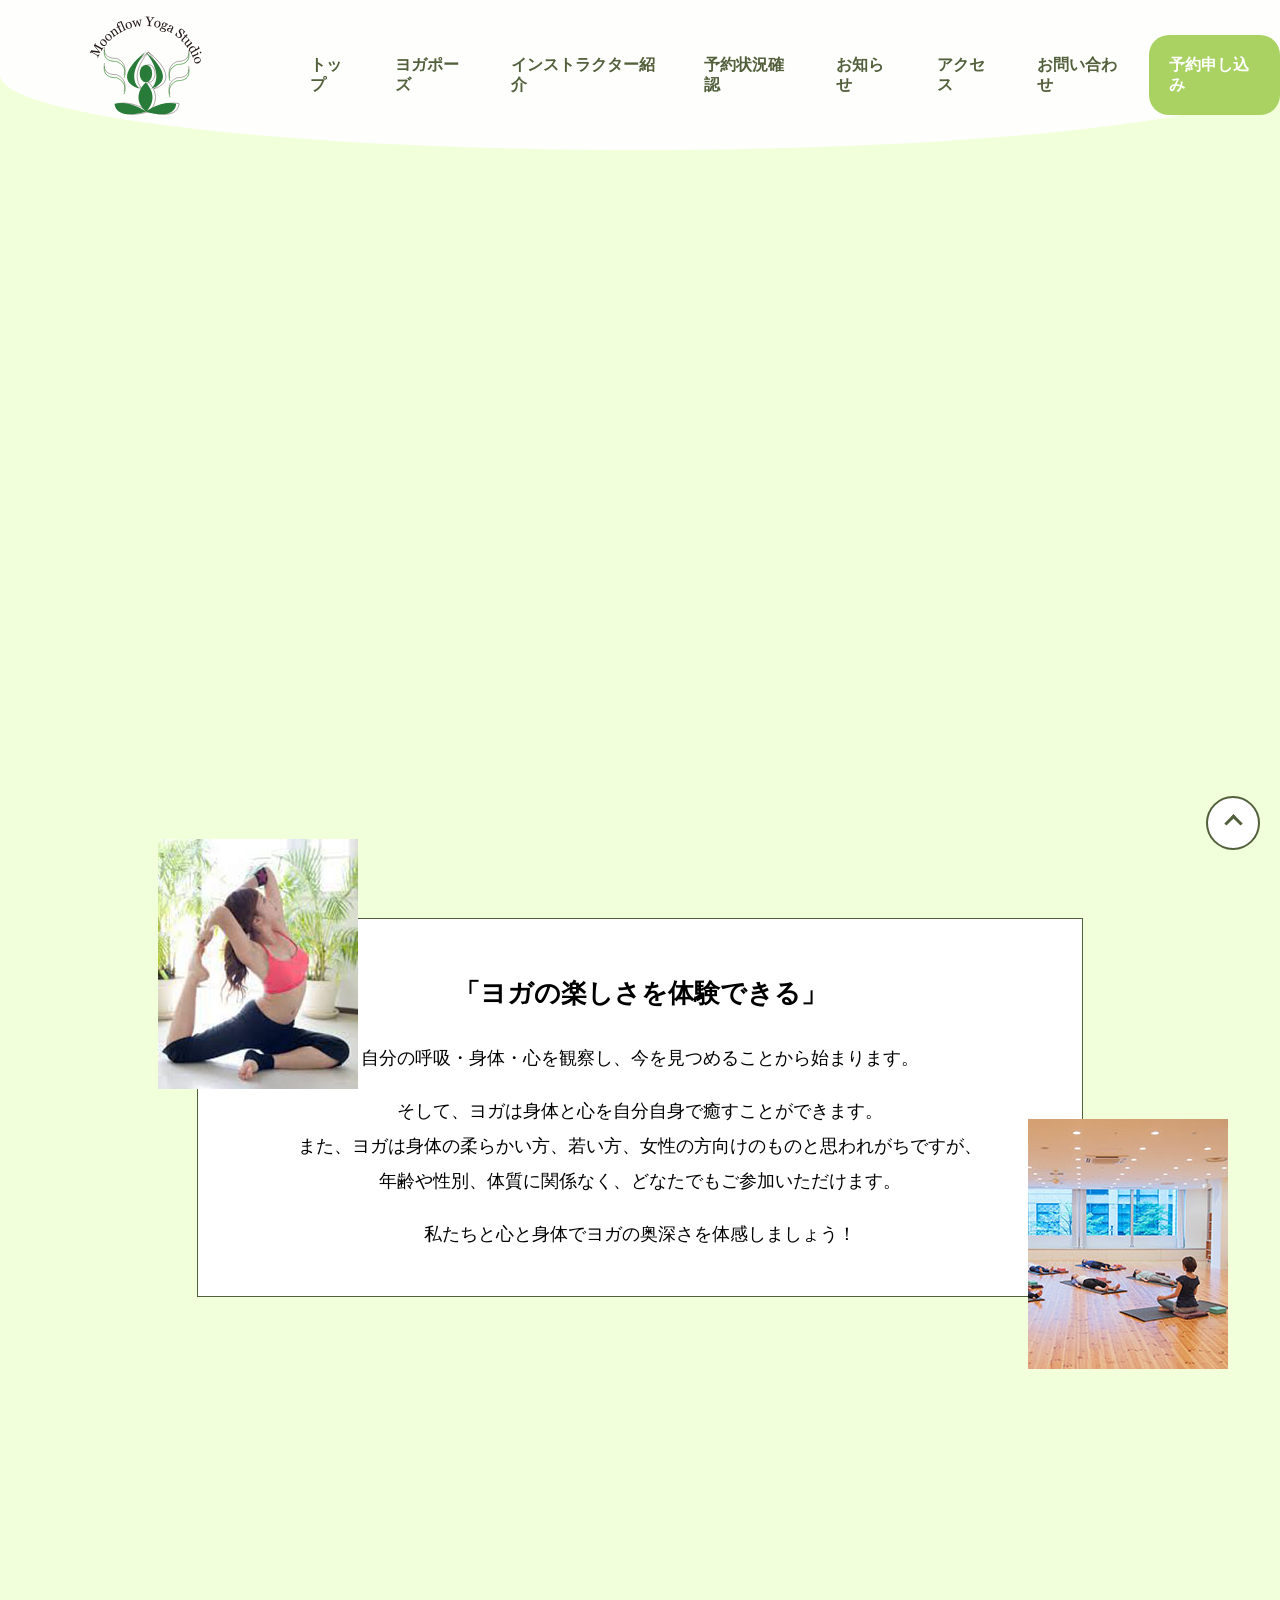
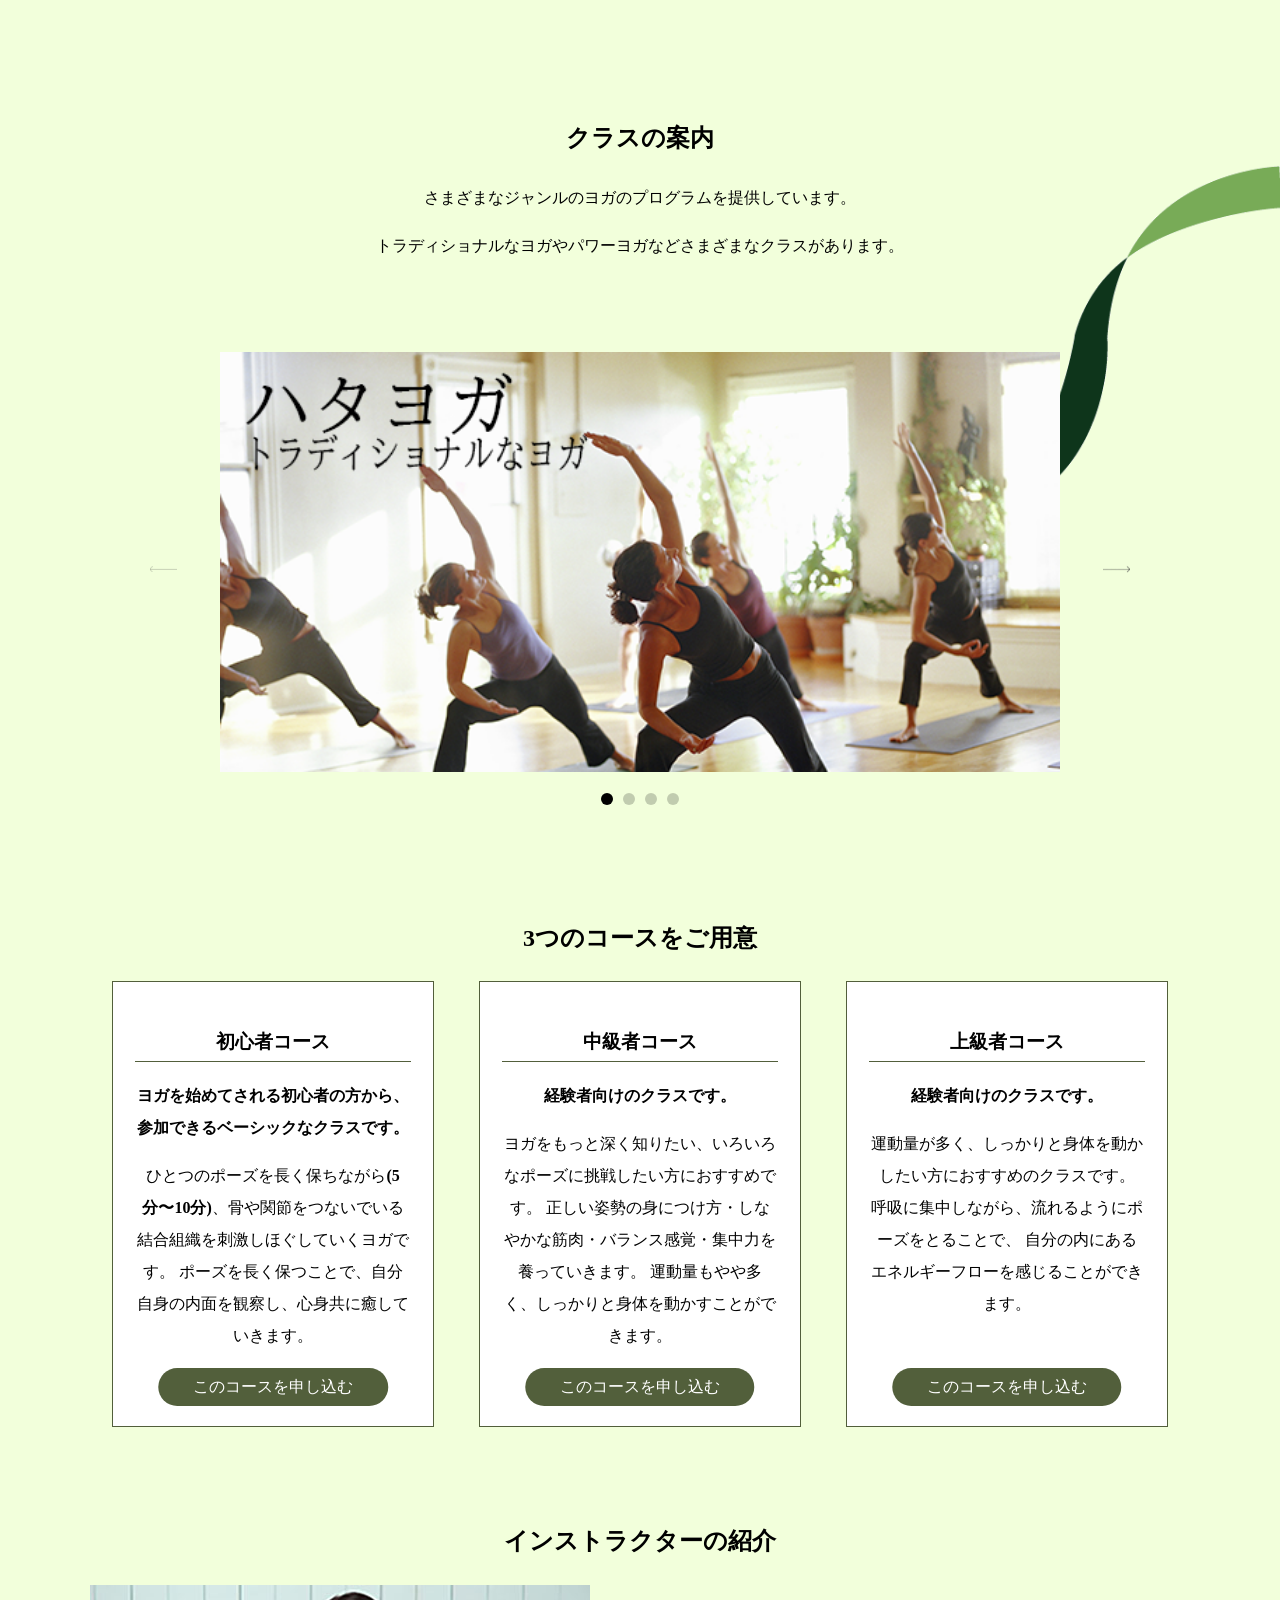
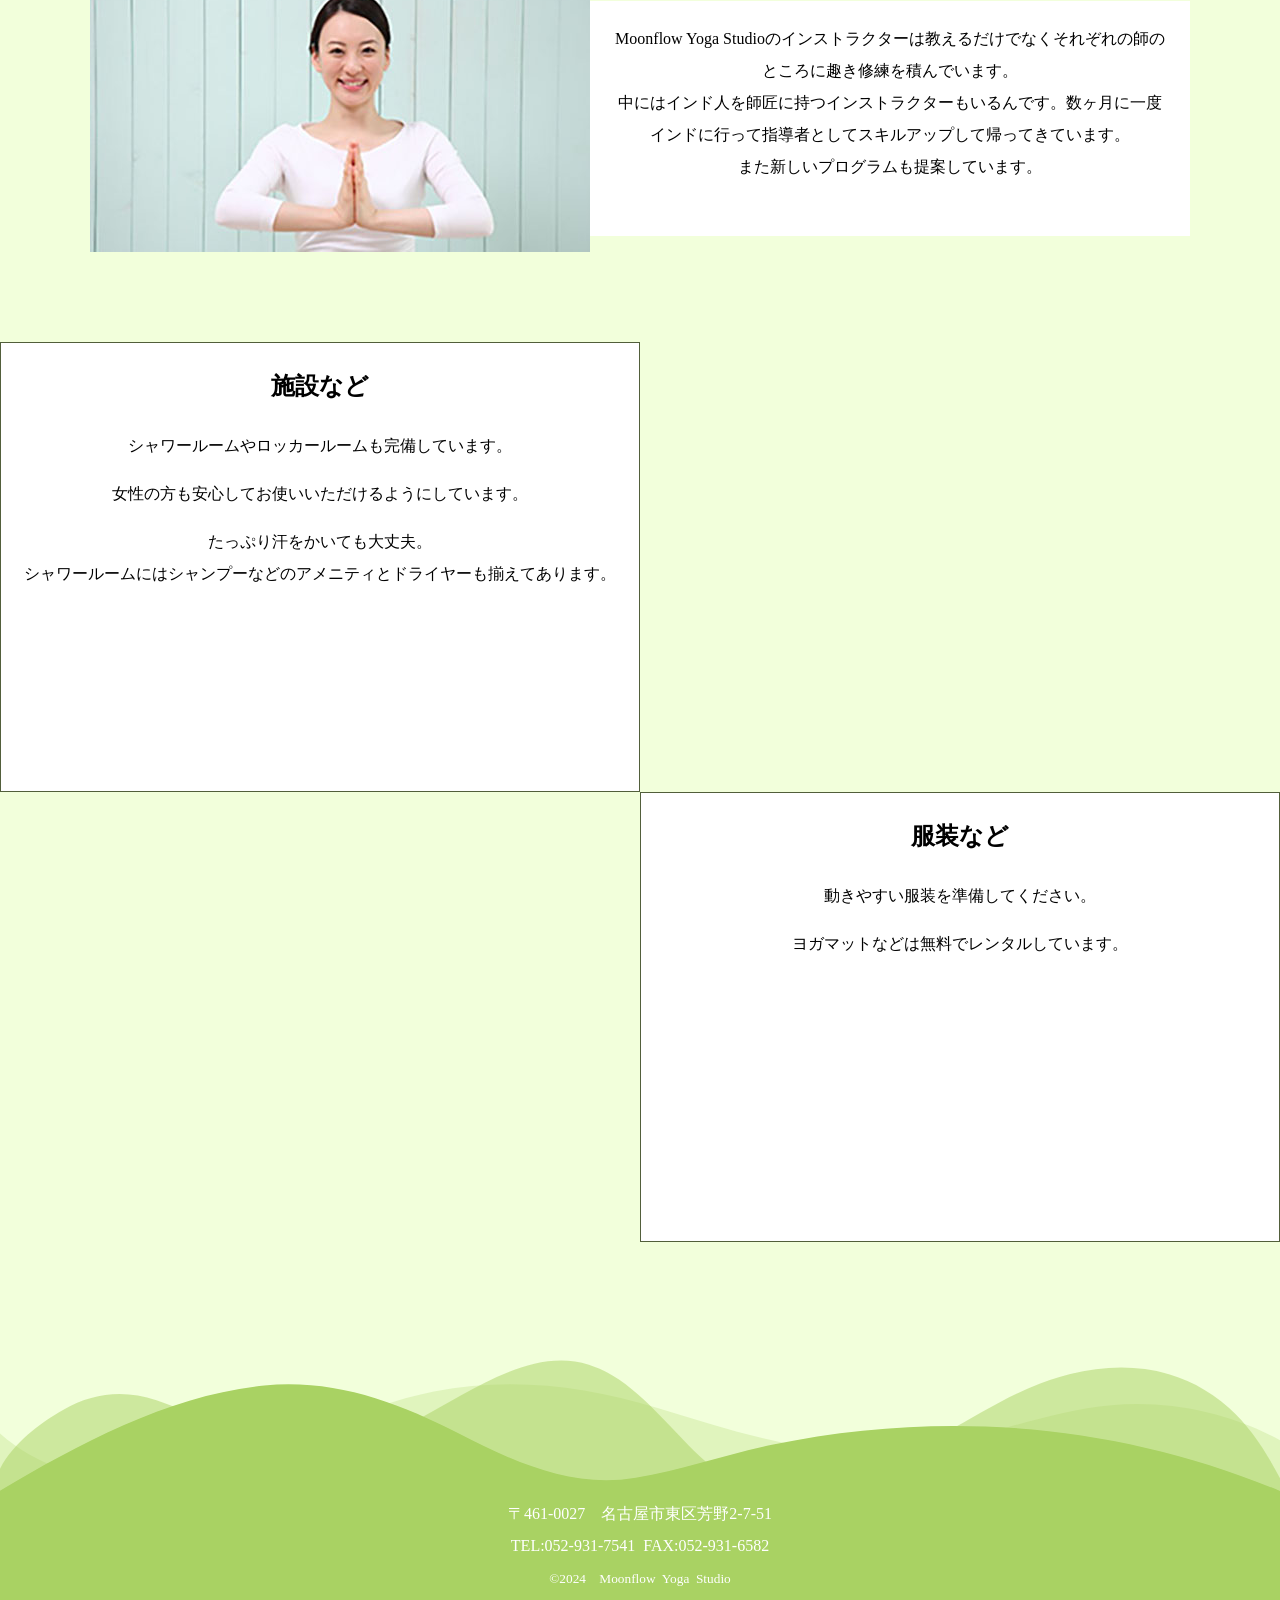
<file: index.html>
<!DOCTYPE html>
<html lang="ja">
<head>
    <meta charset="UTF-8">
    <meta name="viewport" content="width=device-width, initial-scale=1.0">
    <title>Moonflow Yoga Studio</title>
    <link rel="stylesheet" href="style.css">
    <link rel="stylesheet" href="https://cdn.jsdelivr.net/npm/swiper@11/swiper-bundle.min.css"/>
    <script src="https://cdn.jsdelivr.net/npm/swiper@11/swiper-bundle.min.js"></script>
</head>
<body>
    <header class="header">
        <h1><a href="index.html"><img src="images/logo.svg" alt="Moonflow Yoga Studio"></a></h1>
        <input type="checkbox" id="input">
        <label for="input" class="open"><span></span></label>
        <nav class="nav">
            <ul>
                <li><a href="index.html">トップ</a></li>
                <li><a href="pause.html">ヨガポーズ</a></li>
                <li><a href="dummy.html">インストラクター紹介</a></li>
                <li><a href="dummy.html">予約状況確認</a></li>
                <li><a href="dummy.html">お知らせ</a></li>
                <li><a href="dummy.html">アクセス</a></li>
                <li><a href="dummy.html">お問い合わせ</a></li>
                <li><a href="dummy.html" class="reservation">予約申し込み</a></li>
            </ul>
        </nav>
    </header>
    <div class="imgWrap">
        <picture class="fadeImg">
            <source srcset="images/sp_mainvisual_1.png" media="(max-width:414px)">
            <img src="images/mainvisual_1.png" alt="いつでも誰でもヨガの楽しさを">
        </picture>
        <picture class="fadeImg">
            <source srcset="images/sp_mainvisual_2.png" media="(max-width:414px)">
            <img src="images/mainvisual_2.png" alt="さまざまなクラスとコースで自分にあったヨガを">
        </picture>
        <picture class="fadeImg">
            <source srcset="images/sp_mainvisual_3.png" media="(max-width:414px)">
            <img src="images/mainvisual_3.png" alt="呼吸・ポーズ・瞑想で安らぎのひと時を">
        </picture>
    </div>
    <main class="main">
        <section class="content mainCont big">
            <img src="images/index_1.jpg" alt="ヨガのポーズをしている女性" class="mainContchild">
            <img src="images/index_2.jpg" alt="講師の指示にしたがって寝そべっている生徒たち" class="mainContchild2">
            <h2>「ヨガの楽しさを体験できる」</h2>
            <p>自分の呼吸・身体・心を観察し、今を見つめることから始まります。</p>
            <p>そして、ヨガは身体と心を自分自身で癒すことができます。<br>また、ヨガは身体の柔らかい方、若い方、女性の方向けのものと思われがちですが、<br>年齢や性別、体質に関係なく、どなたでもご参加いただけます。
            <p>私たちと心と身体でヨガの奥深さを体感しましょう！</p>
        </section>
        <div class="bbs">
            <ul>
              <li>Moonflow Yoga Studio</li>
              <li>Moonflow Yoga Studio</li>
              <li>Moonflow Yoga Studio</li>
              <li>Moonflow Yoga Studio</li>
              <li>Moonflow Yoga Studio</li>
              <li>Moonflow Yoga Studio</li>
              <li>Moonflow Yoga Studio</li>
              <li>Moonflow Yoga Studio</li>
            </ul>
            <ul>
              <li>Moonflow Yoga Studio</li>
              <li>Moonflow Yoga Studio</li>
              <li>Moonflow Yoga Studio</li>
              <li>Moonflow Yoga Studio</li>
              <li>Moonflow Yoga Studio</li>
              <li>Moonflow Yoga Studio</li>
              <li>Moonflow Yoga Studio</li>
              <li>Moonflow Yoga Studio</li>
            </ul>
        </div>
        <div class="ribonCont1">
        <section class="content">
            <h2>クラスの案内</h2>
            <p>さまざまなジャンルのヨガのプログラムを提供しています。</p>
            <p>トラディショナルなヨガやパワーヨガなどさまざまなクラスがあります。</p>
            <img src="images/ribon_1.png" alt="" class="ribon">
        </div>
        <!-- スライド -->
        <div class="lp-slide">
            <div class="lp-slide_wrapper">
            <div class="swiper mySwiper">
                <div class="swiper-wrapper">
                <div class="swiper-slide">
                    <!-- スライド１の画像 -->
                    <div class="slide-img_wrapper"><img class="slide-img" src="images/slider_1.png"
                        alt="スライド１">
                    </div>
                </div>
                <div class="swiper-slide">
                    <!-- スライド２の画像 -->
                    <div class="slide-img_wrapper"><img class="slide-img" src="images/slider_2.png" alt="スライド２">
                    </div>
                </div>
                <div class="swiper-slide">
                    <!-- スライド３の画像 -->
                    <div class="slide-img_wrapper"><img class="slide-img" src="images/slider_3.png" alt="スライド３">
                    </div>
                </div>
                <div class="swiper-slide">
                    <!-- スライド４の画像 -->
                    <div class="slide-img_wrapper"><img class="slide-img" src="images/slider_4.png" alt="スライド４">
                    </div>
                </div>
                </div>
                <!--  swiperの左右のボタン  -->
                <div class="swiper-button-next"></div>
                <div class="swiper-button-prev"></div>
                <!--  swiperの画面下部のページネーションのポチポチ  -->
                <div class="swiper-pagination"></div>
            </div>
            </div>
        </div>
        </section>
        <section class="content">
            <h2>3つのコースをご用意</h2>
            <div class="flex3">
                <article class="course">
                    <h3>初心者コース</h3>
                    <p><span class="key">ヨガを始めてされる初心者の方から、<br>参加できるベーシックなクラスです。</span></p>
                    <p>
                    ひとつのポーズを長く保ちながら<span class="key">&#40;5分&#12316;10分&#41;</span>、骨や関節をつないでいる結合組織を刺激しほぐしていくヨガです。
                    ポーズを長く保つことで、自分自身の内面を観察し、心身共に癒していきます。</p>
                    <a href="dummy.html" class="courseBtn">このコースを申し込む</a>
                </article>
                <article class="course">
                    <h3>中級者コース</h3>
                    <p><span class="key">経験者向けのクラスです。</span></p><p>ヨガをもっと深く知りたい、いろいろなポーズに挑戦したい方におすすめです。
                    正しい姿勢の身につけ方・しなやかな筋肉・バランス感覚・集中力を養っていきます。
                    運動量もやや多く、しっかりと身体を動かすことができます。</p>
                    <a href="dummy.html" class="courseBtn">このコースを申し込む</a>
                </article>
                <article class="course">
                    <h3>上級者コース</h3>
                    <p><span class="key">経験者向けのクラスです。</span></p>
                    <p>運動量が多く、しっかりと身体を動かしたい方におすすめのクラスです。
                    呼吸に集中しながら、流れるようにポーズをとることで、
                    自分の内にあるエネルギーフローを感じることができます。</p>
                    <a href="dummy.html" class="courseBtn">このコースを申し込む</a>
                </article>
            </div>
        </section>
        <section class="content instructor">
            <h2>インストラクターの紹介</h2>
            <div class="flex">
            <img src="images/index_3.jpg" alt="○○先生の顔写真">
            <p>Moonflow Yoga Studioのインストラクターは教えるだけでなくそれぞれの師のところに趣き修練を積んでいます。
            <br>中にはインド人を師匠に持つインストラクターもいるんです。数ヶ月に一度インドに行って指導者としてスキルアップして帰ってきています。
            <br>また新しいプログラムも提案しています。</p>
            </div>
        </section>
        <div class="grid-container">
            <div class="explanation item1">
                <h2>施設など</h2>
                <p>シャワールームやロッカールームも完備しています。
                <p>女性の方も安心してお使いいただけるようにしています。</p>
                <p>たっぷり汗をかいても大丈夫。<br>
                シャワールームにはシャンプーなどのアメニティとドライヤーも揃えてあります。</p>
            </div>
            <div class="attachment item2"></div>
            <div class="explanation item3">
                <h2>服装など</h2>
                <p>動きやすい服装を準備してください。</p><p>ヨガマットなどは無料でレンタルしています。</p>
            </div>
            <div class="attachment1 item4"></div>
        </div>
    </main>
    <footer class="footer">
        <a href="#" class="pagetop"><div class="pagetop_arrow"></div></a>
        <div class="custom-shape-divider-bottom-1735544262">
            <svg data-name="Layer 1" xmlns="http://www.w3.org/2000/svg" viewBox="0 0 1200 120" preserveAspectRatio="none">
                <path d="M0,0V46.29c47.79,22.2,103.59,32.17,158,28,70.36-5.37,136.33-33.31,206.8-37.5C438.64,32.43,512.34,53.67,583,72.05c69.27,18,138.3,24.88,209.4,13.08,36.15-6,69.85-17.84,104.45-29.34C989.49,25,1113-14.29,1200,52.47V0Z" opacity=".25" class="shape-fill"></path>
                <path d="M0,0V15.81C13,36.92,27.64,56.86,47.69,72.05,99.41,111.27,165,111,224.58,91.58c31.15-10.15,60.09-26.07,89.67-39.8,40.92-19,84.73-46,130.83-49.67,36.26-2.85,70.9,9.42,98.6,31.56,31.77,25.39,62.32,62,103.63,73,40.44,10.79,81.35-6.69,119.13-24.28s75.16-39,116.92-43.05c59.73-5.85,113.28,22.88,168.9,38.84,30.2,8.66,59,6.17,87.09-7.5,22.43-10.89,48-26.93,60.65-49.24V0Z" opacity=".5" class="shape-fill"></path>
                <path d="M0,0V5.63C149.93,59,314.09,71.32,475.83,42.57c43-7.64,84.23-20.12,127.61-26.46,59-8.63,112.48,12.24,165.56,35.4C827.93,77.22,886,95.24,951.2,90c86.53-7,172.46-45.71,248.8-84.81V0Z" class="shape-fill"></path>
            </svg>
        </div>
    </div>
        <p>〒461-0027&emsp;名古屋市東区芳野2-7-51</p>
        <p>TEL&#058;052-931-7541&ensp;FAX:052-931-6582</p>
        <p><small>&copy;2024&emsp;Moonflow&ensp;Yoga&ensp;Studio</small></p>
    </footer> 
    <script src="js/script.js"></script>
</body>
</html>
</file>
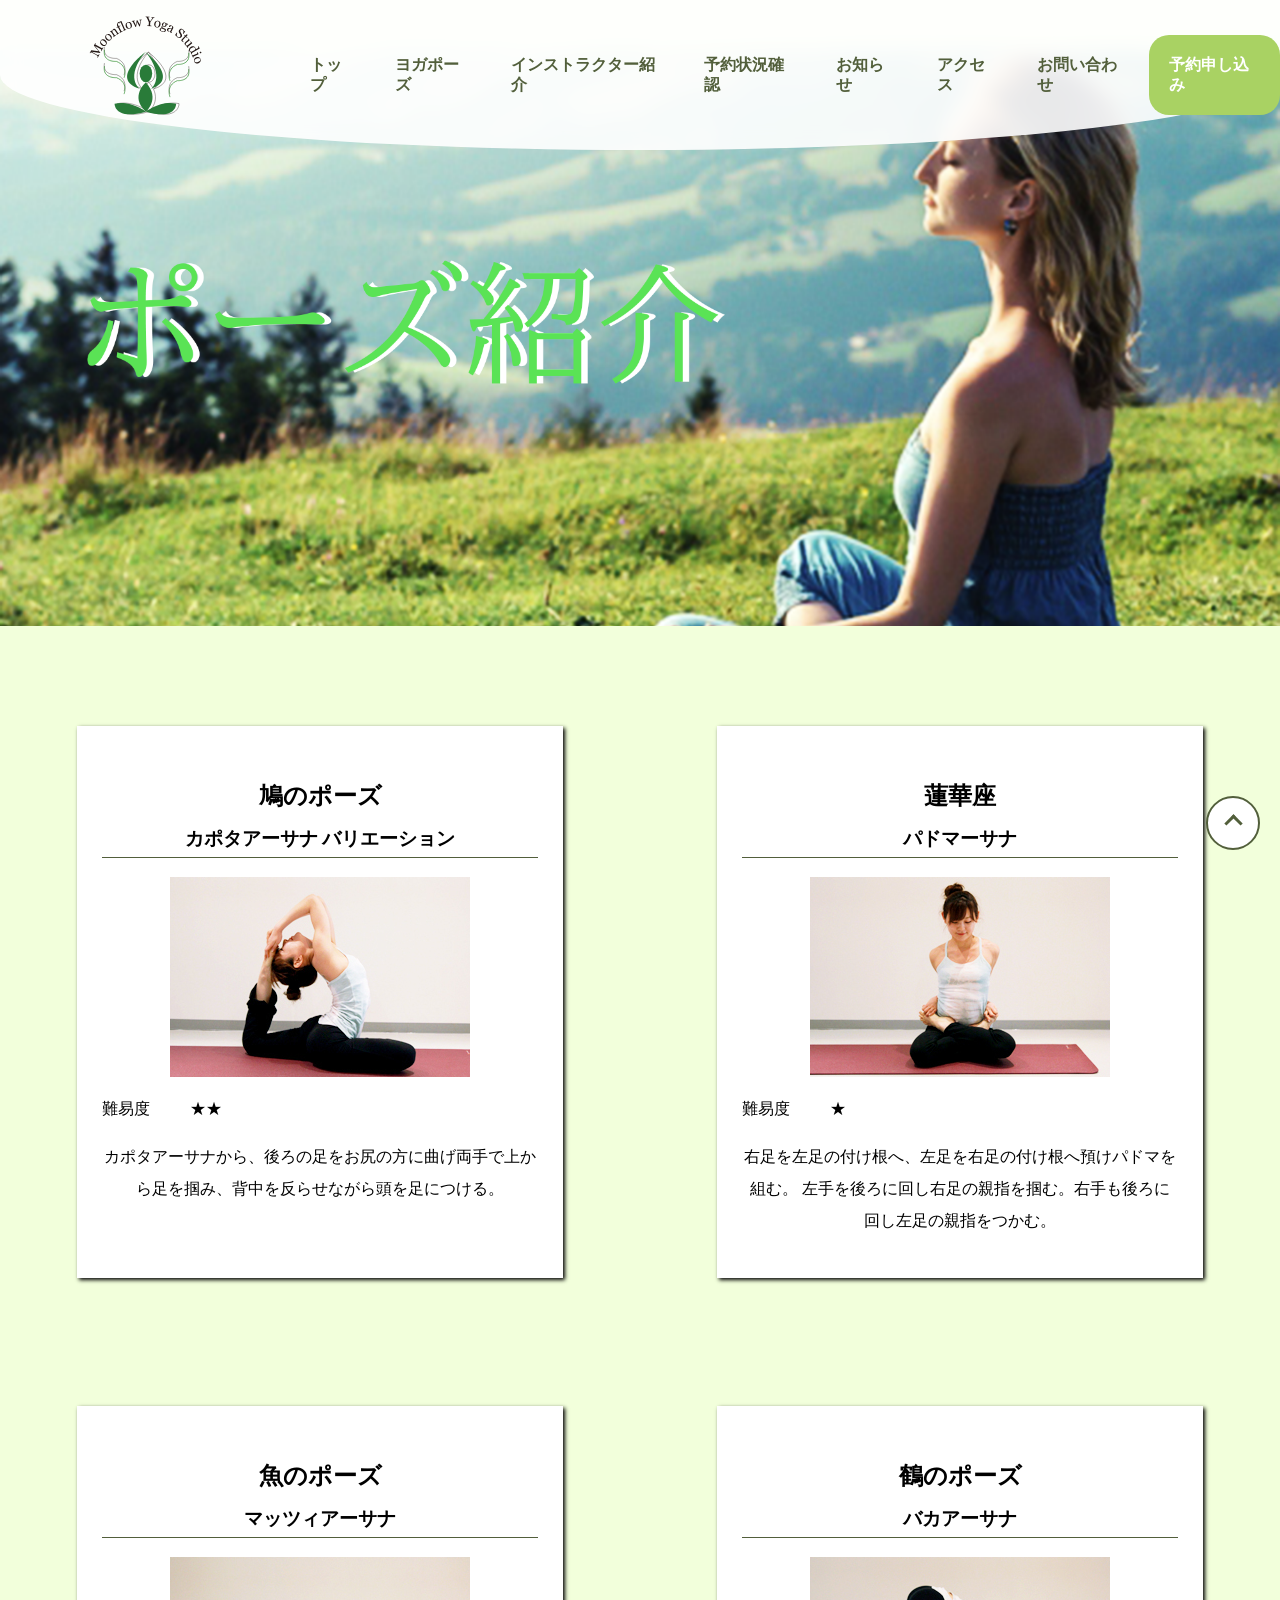
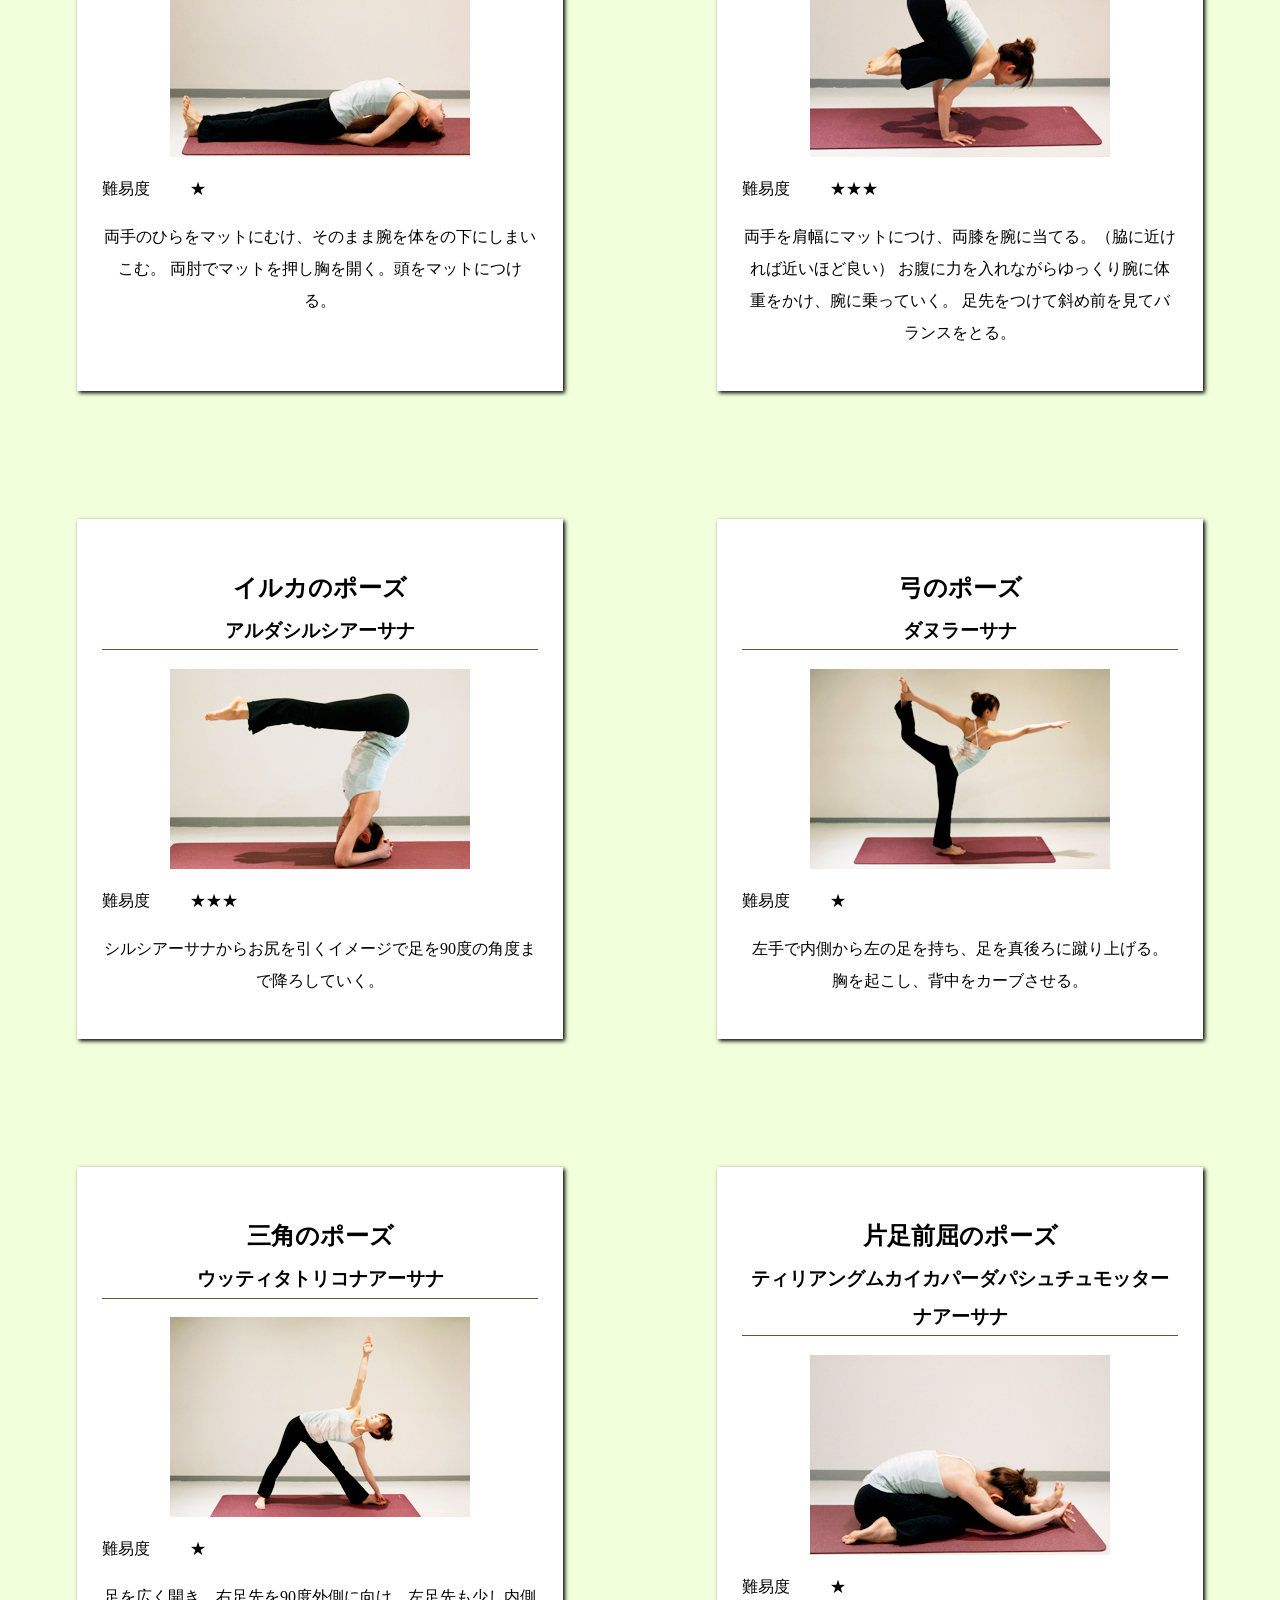
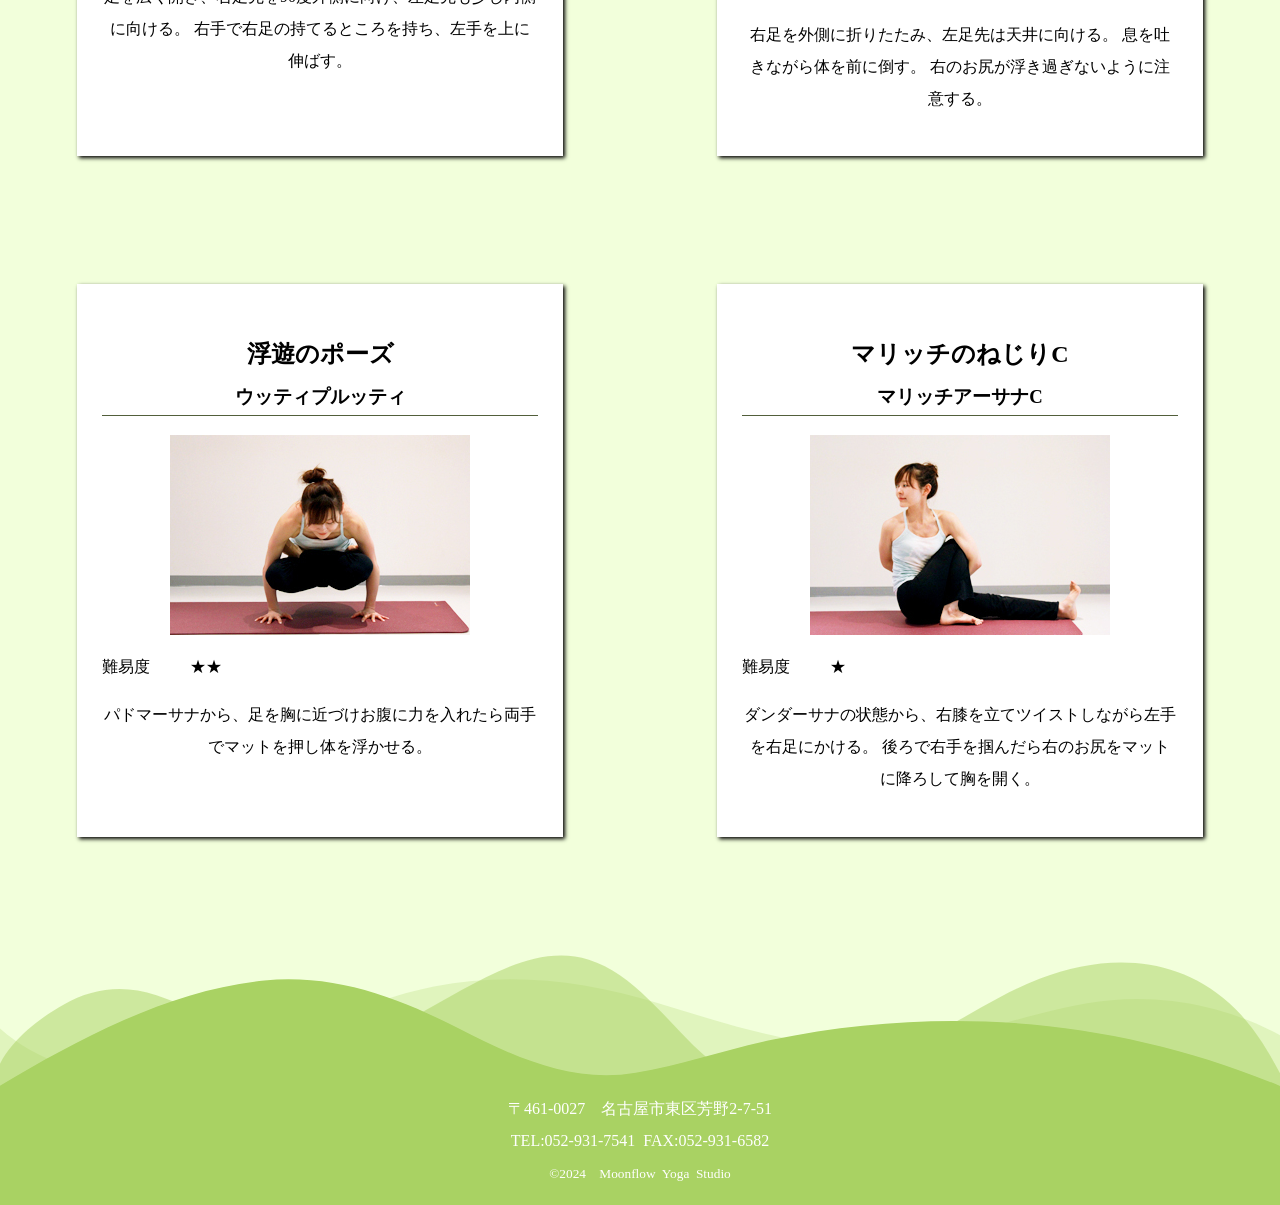
<file: pause.html>
<!DOCTYPE html>
<html lang="ja">
<head>
    <meta charset="UTF-8">
    <meta name="viewport" content="width=device-width, initial-scale=1.0">
    <title>ポーズ紹介*Moonflow Yoga Studio</title>
    <link rel="stylesheet" href="style.css">
</head>
<body>
    <header class="header">
        <h1><a href="index.html"><img src="images/logo.svg" alt="Moonflow Yoga Studio"></a></h1>
        <input type="checkbox" id="input">
        <label for="input" class="open"><span></span></label>
        <nav class="nav">
            <ul>
                <li><a href="index.html">トップ</a></li>
                <li><a href="pause.html">ヨガポーズ</a></li>
                <li><a href="dummy.html">インストラクター紹介</a></li>
                <li><a href="dummy.html">予約状況確認</a></li>
                <li><a href="dummy.html">お知らせ</a></li>
                <li><a href="dummy.html">アクセス</a></li>
                <li><a href="dummy.html">お問い合わせ</a></li>
                <li><a href="dummy.html" class="reservation">予約申し込み</a></li>
            </ul>
        </nav>
    </header>
    <picture class="pauseImg">
        <source srcset="images/sp_pausevisual.png" media="(max-width:414px)">
        <img src="images/pausevisual.png" alt="ポーズ紹介">
    </picture>        
    <main class="main">
        <div class="flex2">
        <article class="pause">
            <h2>鳩のポーズ</h2>
            <h3>カポタアーサナ バリエーション</h3>
            <img src="images/hato.jpg" alt="">
            <dl>
                <dt>難易度</dt>
                <dd>★★</dd>
            </dl>
            <p>カポタアーサナから、後ろの足をお尻の方に曲げ両手で上から足を掴み、背中を反らせながら頭を足につける。</p>
        </article>
        <article class="pause">
            <h2>蓮華座</h2>
            <h3>パドマーサナ</h3>
            <img src="images/renka.jpg" alt="">
            <dl>
                <dt>難易度</dt>
                <dd>★</dd>
            </dl>
            <p>右足を左足の付け根へ、左足を右足の付け根へ預けパドマを組む。
            左手を後ろに回し右足の親指を掴む。右手も後ろに回し左足の親指をつかむ。</p>
        </article>
        <article class="pause">
            <h2>魚のポーズ</h2>
            <h3>マッツィアーサナ</h3>
            <img src="images/sakana.jpg" alt="">
            <dl>
                <dt>難易度</dt>
                <dd>★</dd>
            </dl>
            <p>両手のひらをマットにむけ、そのまま腕を体をの下にしまいこむ。
            両肘でマットを押し胸を開く。頭をマットにつける。</p>
        </article>
        <article class="pause">
            <h2>鶴のポーズ</h2>
            <h3>バカアーサナ</h3>
            <img src="images/turu.jpg" alt="">
            <dl>
                <dt>難易度</dt>
                <dd>★★★</dd>
            </dl>
            <p>両手を肩幅にマットにつけ、両膝を腕に当てる。（脇に近ければ近いほど良い）
            お腹に力を入れながらゆっくり腕に体重をかけ、腕に乗っていく。
            足先をつけて斜め前を見てバランスをとる。</p>
        </article>
        <article class="pause">
            <h2>イルカのポーズ</h2>
            <h3>アルダシルシアーサナ</h3>
            <img src="images/iruka.jpg" alt="">
            <dl>
                <dt>難易度</dt>
                <dd>★★★</dd>
            </dl>
            <p>シルシアーサナからお尻を引くイメージで足を90度の角度まで降ろしていく。</p>
        </article>
        <article class="pause">
            <h2>弓のポーズ</h2>
            <h3>ダヌラーサナ</h3>
            <img src="images/yumi.jpg" alt="">
            <dl>
                <dt>難易度</dt>
                <dd>★</dd>
            </dl>
            <p>左手で内側から左の足を持ち、足を真後ろに蹴り上げる。
            胸を起こし、背中をカーブさせる。</p>
        </article>
        <article class="pause">
            <h2>三角のポーズ</h2>
            <h3>ウッティタトリコナアーサナ</h3>
            <img src="images/sankaku.jpg" alt="">
            <dl>
                <dt>難易度</dt>
                <dd>★</dd>
            </dl>
            <p>足を広く開き、右足先を90度外側に向け、左足先も少し内側に向ける。
            右手で右足の持てるところを持ち、左手を上に伸ばす。</p>
        </article>
        <article class="pause">
            <h2>片足前屈のポーズ</h2>
            <h3>ティリアングムカイカパーダパシュチュモッターナアーサナ</h3>
            <img src="images/zenkutu.jpg" alt="">
            <dl>
                <dt>難易度</dt>
                <dd>★</dd>
            </dl>
            <p>右足を外側に折りたたみ、左足先は天井に向ける。
            息を吐きながら体を前に倒す。
            右のお尻が浮き過ぎないように注意する。</p>
        </article>
        <article class="pause">
            <h2>浮遊のポーズ</h2>
            <h3>ウッティプルッティ</h3>
            <img src="images/fuyuu.jpg" alt="">
            <dl>
                <dt>難易度</dt>
                <dd>★★</dd>
            </dl>
            <p>パドマーサナから、足を胸に近づけお腹に力を入れたら両手でマットを押し体を浮かせる。</p>
        </article>
        <article class="pause">
            <h2>マリッチのねじりC</h2>
            <h3>マリッチアーサナC</h3>
            <img src="images/nejiri.jpg" alt="">
            <dl>
                <dt>難易度</dt>
                <dd>★</dd>
            </dl>
            <p>ダンダーサナの状態から、右膝を立てツイストしながら左手を右足にかける。
            後ろで右手を掴んだら右のお尻をマットに降ろして胸を開く。</p>
        </article>
    </div>
    </main>
    <footer class="footer">
        <a href="#" class="pagetop"><div class="pagetop_arrow"></div></a>
        <div class="custom-shape-divider-bottom-1735544262">
            <svg data-name="Layer 1" xmlns="http://www.w3.org/2000/svg" viewBox="0 0 1200 120" preserveAspectRatio="none">
                <path d="M0,0V46.29c47.79,22.2,103.59,32.17,158,28,70.36-5.37,136.33-33.31,206.8-37.5C438.64,32.43,512.34,53.67,583,72.05c69.27,18,138.3,24.88,209.4,13.08,36.15-6,69.85-17.84,104.45-29.34C989.49,25,1113-14.29,1200,52.47V0Z" opacity=".25" class="shape-fill"></path>
                <path d="M0,0V15.81C13,36.92,27.64,56.86,47.69,72.05,99.41,111.27,165,111,224.58,91.58c31.15-10.15,60.09-26.07,89.67-39.8,40.92-19,84.73-46,130.83-49.67,36.26-2.85,70.9,9.42,98.6,31.56,31.77,25.39,62.32,62,103.63,73,40.44,10.79,81.35-6.69,119.13-24.28s75.16-39,116.92-43.05c59.73-5.85,113.28,22.88,168.9,38.84,30.2,8.66,59,6.17,87.09-7.5,22.43-10.89,48-26.93,60.65-49.24V0Z" opacity=".5" class="shape-fill"></path>
                <path d="M0,0V5.63C149.93,59,314.09,71.32,475.83,42.57c43-7.64,84.23-20.12,127.61-26.46,59-8.63,112.48,12.24,165.56,35.4C827.93,77.22,886,95.24,951.2,90c86.53-7,172.46-45.71,248.8-84.81V0Z" class="shape-fill"></path>
            </svg>
        </div>
    </div>
        <p>〒461-0027&emsp;名古屋市東区芳野2-7-51</p>
        <p>TEL&#058;052-931-7541&ensp;FAX:052-931-6582</p>
        <p><small>&copy;2024&emsp;Moonflow&ensp;Yoga&ensp;Studio</small></p>
    </footer>
</body>
</html>
</file>
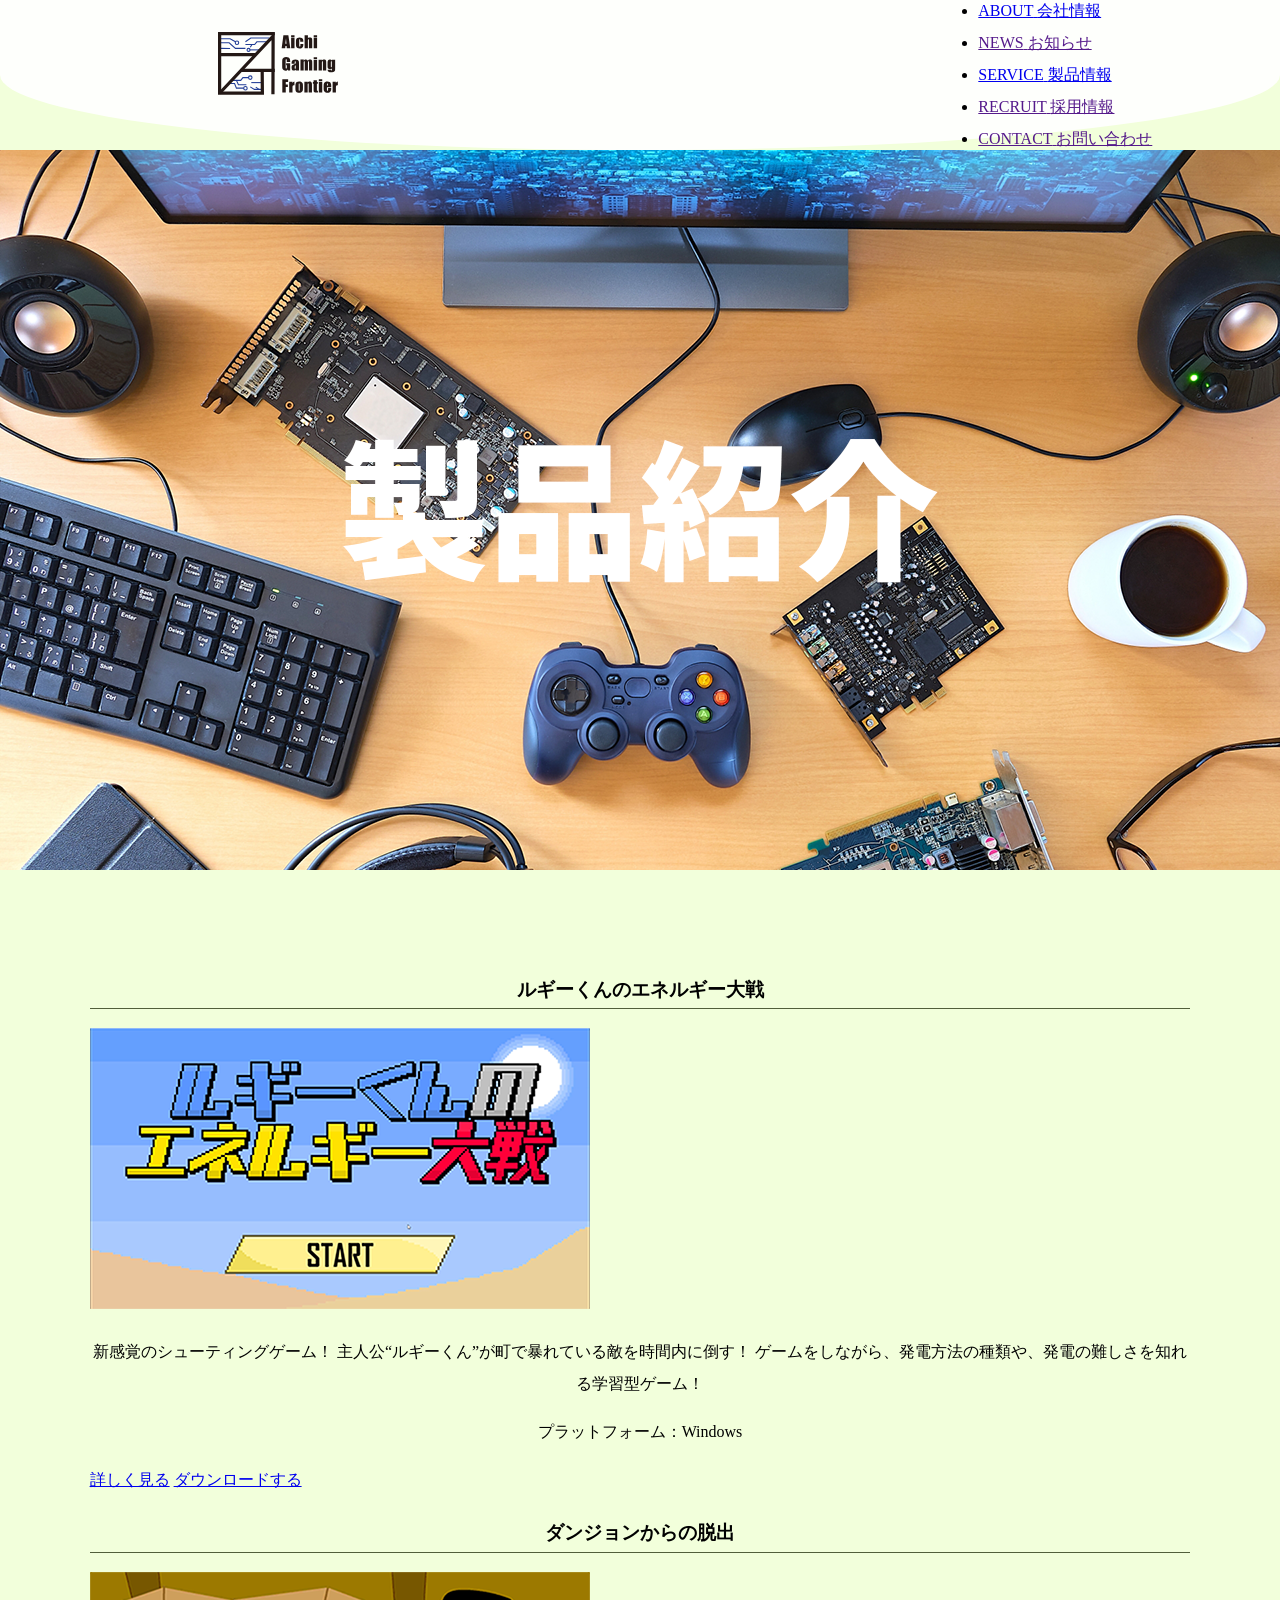
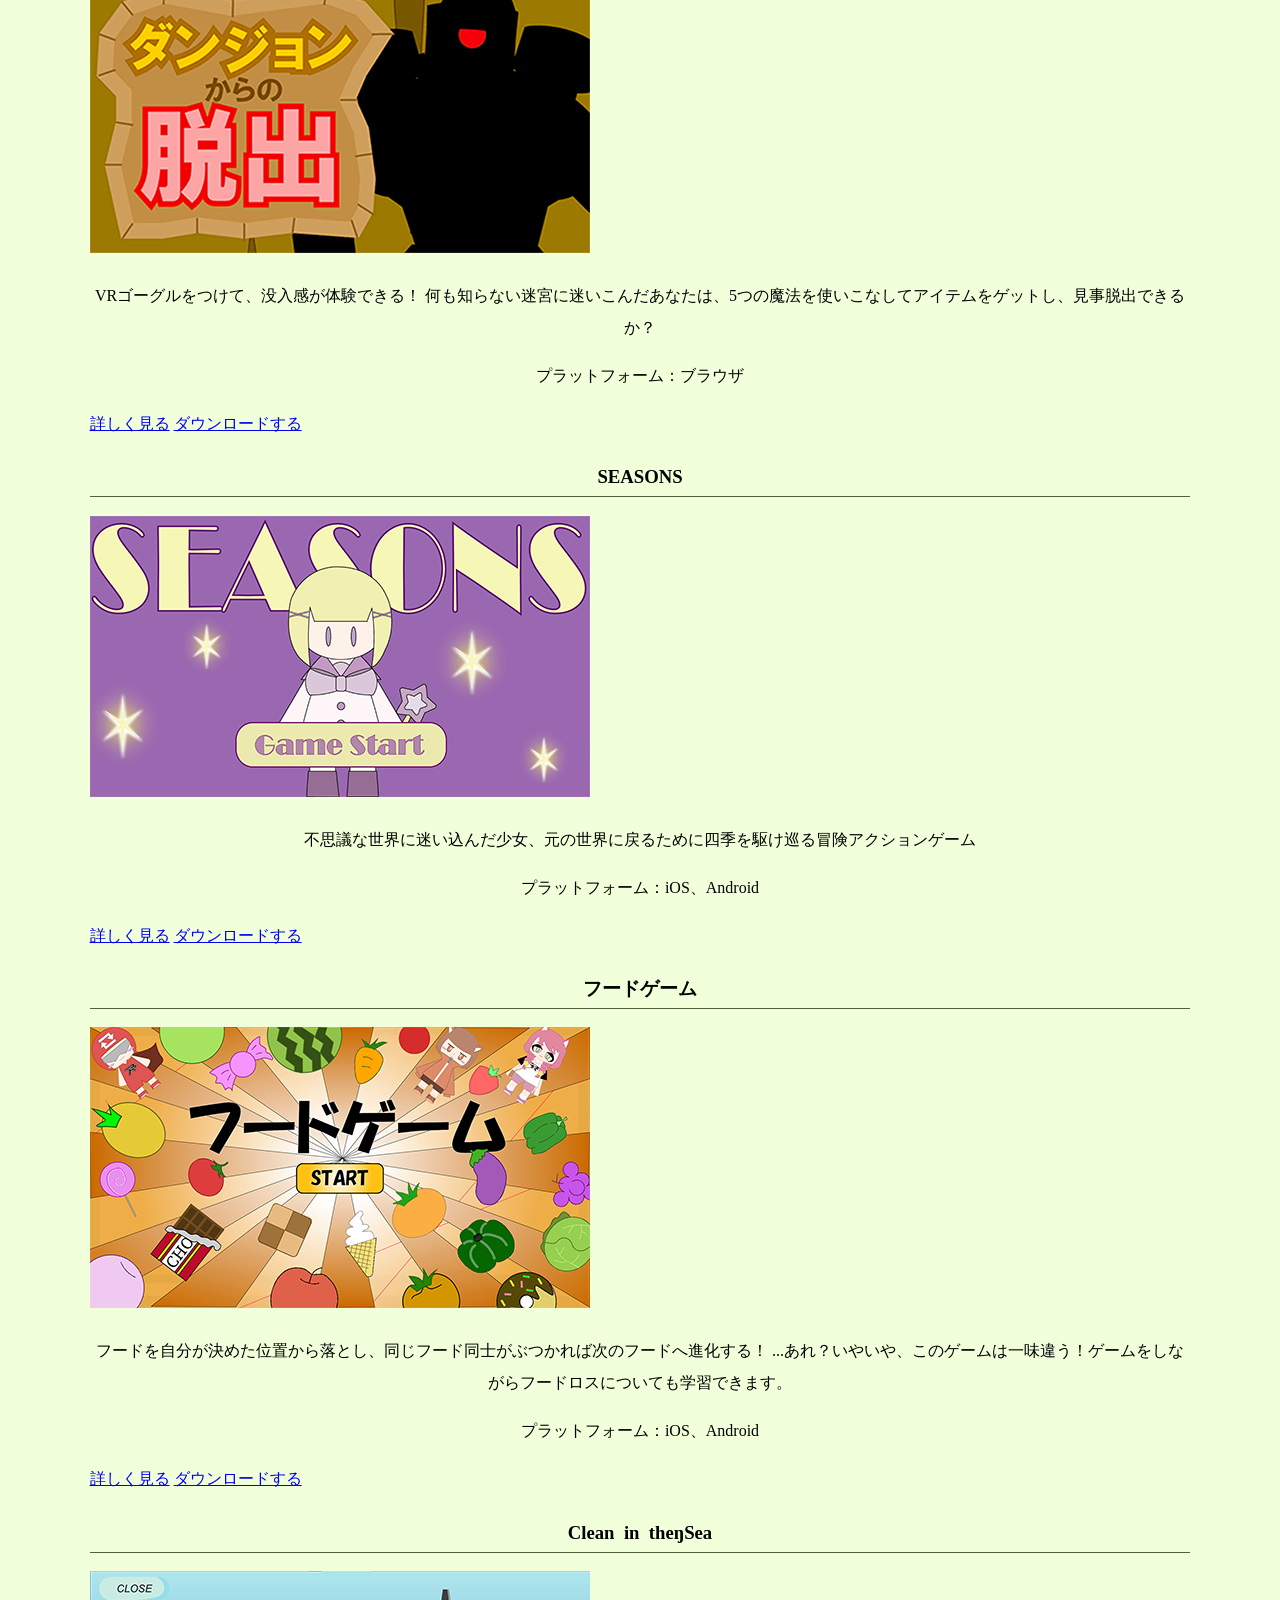
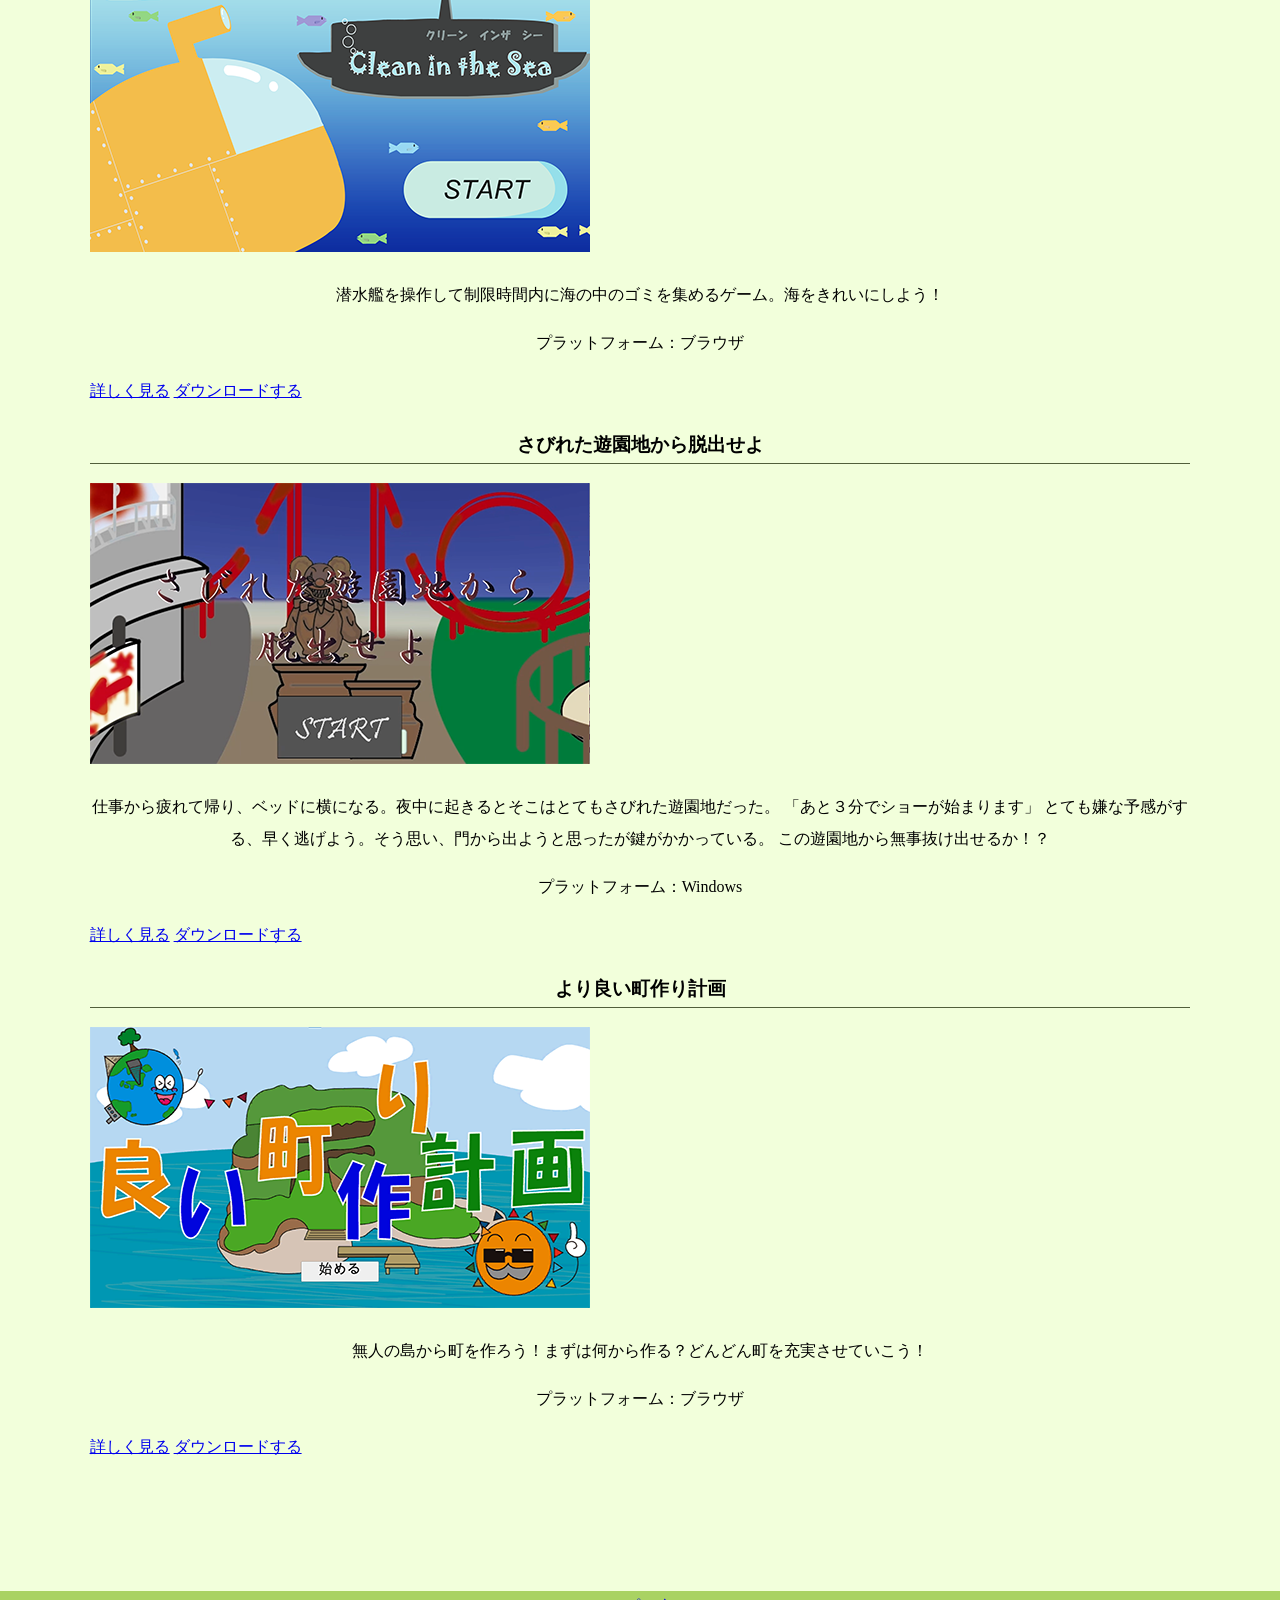
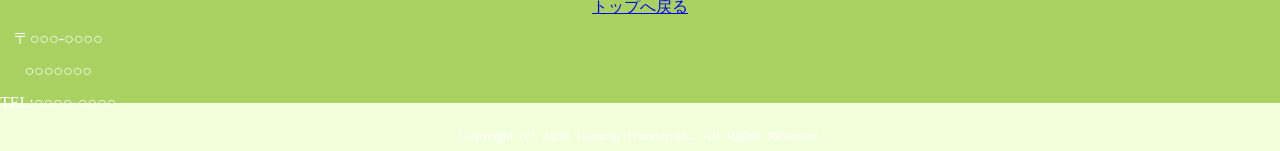
<file: service.html>
<!DOCTYPE html>
<html lang="ja">
<head>
    <meta charset="UTF-8">
    <meta name="viewport" content="width=device-width, initial-scale=1.0">
    <title>製品紹介||Aichi&ensp;Gaming&ensp;Frontier</title>
    <link rel="stylesheet" href="style.css">
    <link rel="stylesheet" href="style-sp.css">
    <link rel="icon" href="./image/logo.png">
</head>
<body>
    <header class="header">
        <h1><a href="index.html"><img src="image/logo.svg" alt="Aichi Gaming Frontier" class="logo"></a></h1>
        <input type="checkbox" id="input">
        <label for="input" class="open"><span></span></label>
        <nav class="head-nav">
            <ul>
                <li>
                    <a href="dummy.html">
                        <span class="nav-en">ABOUT</span>
                        <span class="nav-ja">会社情報</span>
                    </a>
                </li>
                <li>
                    <a href="">
                        <span class="nav-en">NEWS</span>
                        <span class="nav-ja">お知らせ</span>
                    </a>
                </li>
                <li>
                    <a href="service.html">
                        <span class="nav-en">SERVICE</span>
                        <span class="nav-ja">製品情報</span>
                    </a>
                </li>
                <li>
                    <a href="">
                        <span class="nav-en">RECRUIT</span>
                        <span class="nav-ja">採用情報</span>
                    </a>
                </li>
                <li>
                    <a href="">
                        <span class="nav-en">CONTACT</span>
                        <span class="nav-ja">お問い合わせ</span>
                    </a>
                </li>
            </ul>
        </nav>
    </header>
    <picture class="main-img">
        <source srcset="image/sp_main_service.png" media="(max-width:767px)">
        <img src="image/main_service.png" alt="製品紹介" class="main-img">
    </picture>
    <main class="main">
        <section class="content flex-wrap services">
            <article class="service">
                <h3>ルギーくんのエネルギー大戦</h3>
                <img src="image/service_1.png" alt="">
                <div class="service-body">
                    <p class="description">
                    新感覚のシューティングゲーム！
                    主人公“ルギーくん”が町で暴れている敵を時間内に倒す！
                    ゲームをしながら、発電方法の種類や、発電の難しさを知れる学習型ゲーム！
                    </p>
                    <p>プラットフォーム：Windows</p>
                </div>
                <div class="service-footer">
                    <a href="dummy.html" class="btn">詳しく見る</a>
                    <a href="dummy.html" class="btn">ダウンロードする</a>
                </div>
            </article>
            <article class="service">
                <h3>ダンジョンからの脱出</h3>
                <img src="image/service_2.PNG" alt="">
                <div class="service-body">
                    <p class="description">VRゴーグルをつけて、没入感が体験できる！
                        何も知らない迷宮に迷いこんだあなたは、5つの魔法を使いこなしてアイテムをゲットし、見事脱出できるか？
                    </p>
                    <p>プラットフォーム：ブラウザ</p>
                </div>
                <div class="service-footer">
                    <a href="dummy.html" class="btn">詳しく見る</a>                
                    <a href="dummy.html" class="btn">ダウンロードする</a>
                </div>
            </article>
            <article class="service">
                <h3>SEASONS</h3>
                <img src="image/service_3.PNG" alt="">
                <div class="service-body">
                    <p class="description">不思議な世界に迷い込んだ少女、元の世界に戻るために四季を駆け巡る冒険アクションゲーム</p>
                    <p>プラットフォーム：iOS、Android</p>
                </div>
                <div class="service-footer">
                    <a href="dummy.html" class="btn">詳しく見る</a>
                    <a href="dummy.html" class="btn">ダウンロードする</a>
                </div>
            </article>
            <article class="service">
                <h3>フードゲーム</h3>
                <img src="image/service_4.png" alt="">
                <div class="service-body">
                    <p class="description">フードを自分が決めた位置から落とし、同じフード同士がぶつかれば次のフードへ進化する！
                        ...あれ？いやいや、このゲームは一味違う！ゲームをしながらフードロスについても学習できます。</p>
                    <p>プラットフォーム：iOS、Android</p>
                </div>
                <div class="service-footer">
                    <a href="dummy.html" class="btn">詳しく見る</a>
                    <a href="dummy.html" class="btn">ダウンロードする</a>
                </div>
            </article>
            <article class="service">
                <h3>Clean&ensp;in&ensp;the&eng;Sea</h3>
                <img src="image/service_5.png" alt="">
                <div class="service-body">
                    <p class="description">潜水艦を操作して制限時間内に海の中のゴミを集めるゲーム。海をきれいにしよう！</p>
                    <p>プラットフォーム：ブラウザ</p>
                </div>
                <div class="service-footer">
                    <a href="dummy.html" class="btn">詳しく見る</a>                
                    <a href="dummy.html" class="btn">ダウンロードする</a>
                </div>
            </article>
            <article class="service">
                <h3>さびれた遊園地から脱出せよ</h3>
                <img src="image/service_6.PNG" alt="">
                <div class="service-body">
                    <p class="description">仕事から疲れて帰り、ベッドに横になる。夜中に起きるとそこはとてもさびれた遊園地だった。
                        「あと３分でショーが始まります」
                        とても嫌な予感がする、早く逃げよう。そう思い、門から出ようと思ったが鍵がかかっている。
                        この遊園地から無事抜け出せるか！？
                    </p>
                    <p>プラットフォーム：Windows</p>
                </div>
                <div class="service-footer">
                    <a href="dummy.html" class="btn">詳しく見る</a>
                    <a href="dummy.html" class="btn">ダウンロードする</a>
                </div>
            </article>
            <article class="service">
                <h3>より良い町作り計画</h3>
                <img src="image/service_7.png" alt="">
                <div class="service-body">
                    <p class="description">無人の島から町を作ろう！まずは何から作る？どんどん町を充実させていこう！</p>
                    <p>プラットフォーム：ブラウザ</p>
                </div>
                <div class="service-footer">
                    <a href="dummy.html" class="btn">詳しく見る</a>
                    <a href="dummy.html" class="btn">ダウンロードする</a>
                </div>
            </article>
        </section>
    </main>
    <footer class="footer">
        <a href="#" class="btn">トップへ戻る</a>
        <div class="flex">
            <div>
                <a href="index.html">
                    <img src="image/logo.svg" alt="Aichi Gaming Frontier" class="logo">
                </a>
            </div>
            <div>
                <p>〒○○○-○○○○</p>
                <p>○○○○○○○</p>
                <p>TEL:○○○○-○○○○</p>
            </div>
        </div>
        <div class="footer-small">
            <p><small>Copyright&ensp;(c)&ensp;Aichi&ensp;Gaming&ensp;Frontier&ensp;Inc.&ensp;All&ensp;Rights&ensp;Reserved.</small></p>
        </div>
    </footer>
    <script src="js/script.js"></script>
</body>
</html>
</file>
<file: style.css>
@charset "utf-8";
html{
    scroll-behavior: smooth;
}
body{
    margin: 0;
    font-family: serif;
    font-size: 1em;
    line-height: 2;
    background-color: #f2ffdb;
}
p{
    text-align: center;
}
.header{
    background: rgba(255, 255, 255, 0.9);
    backdrop-filter: blur(10px);/*濁らせる*/
    position: sticky;/*position:fixdで固定すると変になった*/
    top: 0;
    width: 100%;
    display: flex;
    justify-content: space-around;
    align-items: center;
    border-radius: 0 0 60% 60%;
    height: 150px;
    z-index: 700;
}
.nav ul{
    display: flex;
    padding: 0;
}
.nav li{
    list-style: none;
}
.nav a{
    text-decoration: none;
    display: block;
    padding: 20px;
    line-height: 20px;
    color: #525f3b;
    font-weight: bold;
}
.nav a:hover{
    color: #8fc631;
}
.reservation{
    font-weight: bold;
    display: block;
    background-color: #a9d263;
    color: #fff !important;
    border-radius: 20px;
}
.reservation:hover{
    background: #fff;
    color: #a9d263 !important;
    border: 1px solid #a9d263;
}
h1 img{
    padding-bottom: 20px;
    width: 40%;
    height: auto;
    display: block;
    margin: auto;
}
img{
    max-width: 100%;
    height: auto;
}
.content{
    margin: 7%;
}
.flex{
    display: flex;
}
.flex3{
    display: flex;
    justify-content: space-around;
    flex-wrap: wrap;
}
h2{
    text-align: center;
}
.mainCont{
    position: relative;
    background-color: #fff;
    margin: 20% auto auto auto; 
    width: 65%;
    padding: 2%;
    border: 1px solid #525f3b;
}
.mainContchild{
    position: absolute;
    top: -80px;
    left: -40px;
}
.mainContchild2{
    position: absolute;
    top: 200px;
    left: 830px;
}
.big{
    font-size: 1.1em;
}
.ribonCont1{
    position: relative;
}
.ribon{
    width: 40%;
    height: auto;
    position: absolute;
    top: 50px;
    right: 0;
    z-index: -100;
}
.course{
    background-color: #fff;
}
.courseBtn{
    position: absolute;
    bottom: 20px;
    left: 50%;
    transform: translateX(-50%);
    text-align: center;
    text-decoration: none;
    background-color: #525f3b;
    color: #fff;
    width: 70%;
    padding: 3px;
    border-radius: 20px;
}
.courseBtn:hover{
    background-color: #fff;
    color: #525f3b;
    font-weight: bold !important;
    border: 1px solid #525f3b;
}
h3{
    text-align: center;
    border-bottom: 1px solid #525f3b;
}
.course{
    position: relative;
    width: 25%;
    height: 400px;
    padding: 2%;
    border: 1.5px solid #525f3b;
}
.course p{
    text-align: center;
}
.instructor p{
    background-color: #fff;
    padding: 2%;
}
.key{
    font-weight: bold;
}
.grid-container {
    margin-bottom: 20%;
    display: grid;
    grid-template-columns: 50% 50%;
    grid-template-rows: 50% 50%;
}
.item1,.item3{
    border: 1px solid #525f3b;
}
.item1{
    grid-column: 1 / 2;
    grid-row: 1 / 2;
    background-color: #fff;
}
.item2{
    width: 100%;
    height: auto;
    grid-column: 2 / 3;
    grid-row: 1 / 2;
}
.item3{
    grid-column: 2 / 3;
    grid-row: 2 / 3;
    background-color: #fff;
}
.item4{
    width: 100%;
    height: auto;
    grid-column: 1 / 2;
    grid-row: 2 / 3;
}
.attachment,.attachment1{
    background-size: cover; 
    background-attachment: fixed; 
    background-repeat: no-repeat; 
    background-position: center center;
    height: 450px;
}
.attachment {
    background-image: url('images/index_4.jpg');
}
.attachment1 {
    background-image: url('images/index_5.jpg');
}
/*pause.html*/
.pauseImg{
    position: absolute;
    top: 50px;
}
.pause{
    box-shadow: 2px 2px 4px;
    width: 34%;
    padding: 2%;
    display: block;
    background-color: #fff;
    margin-bottom: 10%;
}
.pause h2{
    margin-bottom: 0;
}
.pause h3{
    margin-top: 0;
}
.pause img{
    display: block;
    margin: auto;
}
.pause dl{
    display: flex;
}
.flex2{
    display: flex;
    flex-wrap: wrap;
    justify-content: space-around;
    margin-top: 45%;
}
/*流れる文字*/
.bbs{
  align-items: center;
  color: #fff;
  display: flex;
  height: 200px;
  line-height: 40px;
  overflow:hidden;
  width: 100%;
  white-space:nowrap;
  margin-top: 10%;
  z-index: 1;
}
.bbs ul {
  animation: flowing 70s linear infinite;
  font-size: 8em;
  transform:translateX(100%);
  margin: 0;
  padding: 0;
}
.bbs ul li{
  display: inline-block;
  padding-right: 10px;
}
@keyframes flowing {
  0% { transform:translateX(0); }
  100% { transform:translateX(-100%); }
}
/* スライド */
.lp-slide {
  margin: 0 auto;
  max-width: 1000px;
  width: 100%;
}
.slide-img {
  width: 100%;
  object-fit: contain;
}
/* --------------------------------- */
/* ここから矢印のデザインを変更するCSS */
/* --------------------------------- */
/* 矢印画像の高さと幅 */
.swiper-button-prev,
.swiper-button-next {
  height: 50px;
  width: 50px;
}
/* 矢印を消して画像に変更する */
.swiper-button-prev::after,
.swiper-button-next::after {
  content: "" !important;
  background-repeat: no-repeat;
  background-size: contain;
  height: 50px;
  width: 50px;
  margin: auto;
}
/* 前に戻る矢印の画像パス */
.swiper-button-prev::after {
  background-image: url(images/yajirusi.png);
}
/* 次に進む矢印の画像パス */
.swiper-button-next::after {
  background-image: url(images/yajirusi_2.png);
}
/* --------------------------------- */
/* 矢印をスライド画像の外に出すためのCSS */
/* --------------------------------- */
.slide-img_wrapper{
  margin: 0 80px;
}
/* ページネーション位置 */
.swiper-pagination {
    position: relative !important;
    top: 5px;
}
/*ページネーション色変更*/
.swiper-pagination-bullet {
    width: 12px !important;
    height: 12px !important;
    margin: 0 0 0 10px !important;
    background: #000 !important;
}
.swiper-pagination-bullet:first-child {
  margin: 0 !important;
}
/*アニメーション*/
/*animation*/
.imgWrap{
   position: relative;
   width: 100%;
   margin-bottom: 60%;
}
.fadeImg{
  position: absolute;
  top: -70px;/*headerのところに食い込ませる*/
  left: 0;
  opacity: 0;
  animation-name: fade_in_image;
  animation-duration: 12s;
  animation-iteration-count: infinite;
}
.fadeImg:nth-child(2){
  animation-delay: 4s;
}
.fadeImg:nth-child(3){
  animation-delay: 8s;
}
@keyframes fade_in_image{
  0%{opacity: 0;}
  10%{ opacity: 1;}
  33%{opacity: 1; }
  43%{ opacity: 0;}
  100%{opacity: 0;}
}
/*footer*/
.footer{ 
    height: 112px;
    position: relative;
    text-align: center;
    background-color: #a9d263;
    color: #fff;
    margin-top: 10%;
}
.footer p{
    margin: 0;
}
.pagetop_arrow{
    width: 10px;
    height: 10px;
    border-top: 3px solid #525f3b;
    border-right: 3px solid #525f3b;
    transform: rotate(-45deg);
}
.pagetop{
    width: 50px;
    height: 50px;
    background-color: #fff;
    border: 2px solid #525f3b;
    border-radius: 50%;
    display: flex;
    justify-content: center;
    align-items: center;
    position: fixed;
    right: 20px;
    bottom: 50px;
    z-index: 1000;
}
/*区切りの波線*/
.custom-shape-divider-bottom-1735544262 {
    position: absolute;
    bottom: 112px;
    left: 0;
    width: 100%;
    overflow: hidden;
    line-height: 0;
    transform: rotate(180deg);
}
.custom-shape-divider-bottom-1735544262 svg {
    display: block;
    width: calc(100% + 1.3px);
    height: 150px;
}
.custom-shape-divider-bottom-1735544262 .shape-fill {
    fill: #a9d263;
}
#input{
    display: none;
}
@media screen and (max-width:414px) {
    h1 img{
        width: 25%;
    }
    .header{
        height: 95px;
    }
    .imgWrap{
        margin-bottom: 150%;
    }
    .grid-container {
        display: block;
    }
    .item2{
        margin-bottom: 10%;
    }
    .item4{
        margin-bottom: 40%;
    }
    .flex,.flex2,.flex3{
        display: block;
    }
    .flex2{
        margin-top: 140%;
    }
    .mainCont{
        margin: 190% auto auto auto;
        width: 90%;
    }
    .mainContchild{
        position: absolute;
        top: -300px;
        left: 20px;
        z-index: 500;
    }
    .mainContchild2{
        position: absolute;
        top: -260px;
        left: 150px;
    }
    .explanation{
        width: 90%;
        display: block;
        margin: auto;
    }
    .ribon{
        width: 55%;
        top: 95px;
    }
    .course{
        display: block;
        margin: 30px auto;
        width: 95%;
    }
    .instructor p{
        padding-top: 80px;
    }
    .instructor{
        margin-top: 150px;
        position: relative;
    }
    .instructor .flex img:nth-child(1){
        position: absolute;
        top: -100px;
        left: 28px;
    }
    .instructor h2{
        position: absolute;
        top: 20px;
        left: 5px;
        z-index: 500;
    }
    .pause{
        width: 85%;
        margin: auto auto 10% auto;
    }
    .custom-shape-divider-bottom-1735544262 svg { 
        width: calc(103% + 1.3px);
        height: 69px; 
    }
    /* 矢印画像の高さと幅 */
    .swiper-button-prev,
    .swiper-button-next {
        height: 25px;
        width: 25px;
    }
    /* 矢印を消して画像に変更する */
    .swiper-button-prev:after,
    .swiper-button-next:after {
        height: 25px;
        width: 25px;
    }
    .slide-img_wrapper{
        margin: 0 40px;
    }
    .nav{
      display: flex;
      justify-content: center;
      align-items: center;
      text-align: center;
      position: fixed;
      width: 100%;
      left: 100%;
      top: 0;
      width: 100vw;
      height: 100vh;
      background-color: #fff;
      color: #000;
      z-index: 100;
      transition: 0.5s;
    }
    .open{
      display: flex;
      justify-content: center;
      align-items: center;
      width: 60px;
      height: 60px;
      background-color: #525f3b;
      position: absolute;
      top: 5px;
      right: 10px;
      cursor: pointer;
      z-index: 1000;
    }
    .open span,.open span::before,.open span::after{
      content: '';
      display: block;
      width: 25px;
      height: 3px;
      background-color: #fff;
      position: absolute;
      transition: 0.5s;
    }
    .open span::before{
      bottom: 10px;
    }
    .open span::after{
      top: 10px;
    }
    #input:checked~.open span{
      background: rgba(255, 255, 255, 0);
    }
    #input:checked~.open span::before{
      bottom: 0px;
      transform: rotate(45deg);
    }
    #input:checked~.open span::after{
      top: 0px;
      transform: rotate(-45deg);
    }
    .nav ul{
      display: block;
    }
    #input:checked~.nav{
      left: 0;
    }
    #input{
      display: none;
    }
}
</file>
<file: style-sp.css>
@charset 'utf-8';
@media screen and (max-width:767px) {
  .services {
    grid-template-columns: 1fr;
  }
  .flex-between{
    display: block;
  }
  .flex{
    display: block;
  }
  .float-img{
    width: 60%;
    margin-top: 10%;
    margin-left: 15%;
  }
  .scrollbar-text{
    bottom: 70px;
  }
  .scrollbar::after{
    bottom: 70px;
  }
  .img-wrap{
    margin-bottom: 80%;
  }
  .picup{
    width: 100%;
    margin: 10% auto;
  }
  .step-cont{
    display: block;
    margin: 25% auto;
  }
  .step-cont img{
    display: block;
    margin: auto;
  }
  .step{
    top: -30px;
    left: 25px;
  }
  .step-num{
    top: -75px;
    left: 50px;
  }
  .news{
    width: 100%;
    padding: 0;
  }
  .footer img{
    display: block;
    margin: auto;
  }
  .footer .flex{
    text-align: center;
    display: block;
    margin: auto;
  }
  .header{
    padding: 0;
  }
  .logo{
    width: 30%;
    margin-left: 30px;
  }
  .nav-ja{
    display: inline;
  }
  /*ハンバーガーメニュー*/
  .head-nav{
    display: flex;
    justify-content: center;
    align-items: center;
    text-align: center;
    position: fixed;
    width: 100%;
    left: 100%;
    top: 0;
    width: 100vw;
    height: 100vh;
    background-color: #fff;
    color: #000;
    z-index: 100;
    line-height: 3;
    transition: 0.5s;
    border-radius: 0;
  }
  .head-nav ul{
    padding: 0;
    display: block;
    width: 100%;
  }
  .head-nav li{
    border-bottom: 1px solid #1e1ecc;
    padding: 5px;
    text-align: left;
  }
  .head-nav li:hover{
    border-bottom: 2px solid #1e1ecc;
  }

  .head-nav li:hover a{
    color: #1e1ecc;
  }
  .nav-en{
    text-align: left;
    margin: 10px;
    display: inline;
  }
  .open{
    display: flex;
    justify-content: center;
    align-items: center;
    width: 60px;
    height: 60px;
    background-color: #1e1ecc;
    position: absolute;
    top: 15px;
    right: 10px;
    cursor: pointer;
    z-index: 1000;
  }
  .open span,.open span::before,.open span::after{
    content: '';
    display: block;
    width: 25px;
    height: 3px;
    background-color: #fff;
    position: absolute;
    transition: 0.5s;
  }
  .open span::before{
    bottom: 10px;
  }
  .open span::after{
    top: 10px;
  }
  #input:checked~.open span{
    background: rgba(255, 255, 255, 0);
  }
  #input:checked~.open span::before{
    bottom: 0px;
    transform: rotate(45deg);
  }
  #input:checked~.open span::after{
    top: 0px;
    transform: rotate(-45deg);
  }
  .head-nav ul{
    display: block;
  }
  #input:checked~.head-nav{
    left: 0;
  }
  #input{
    display: none;
  }
}
</file>
